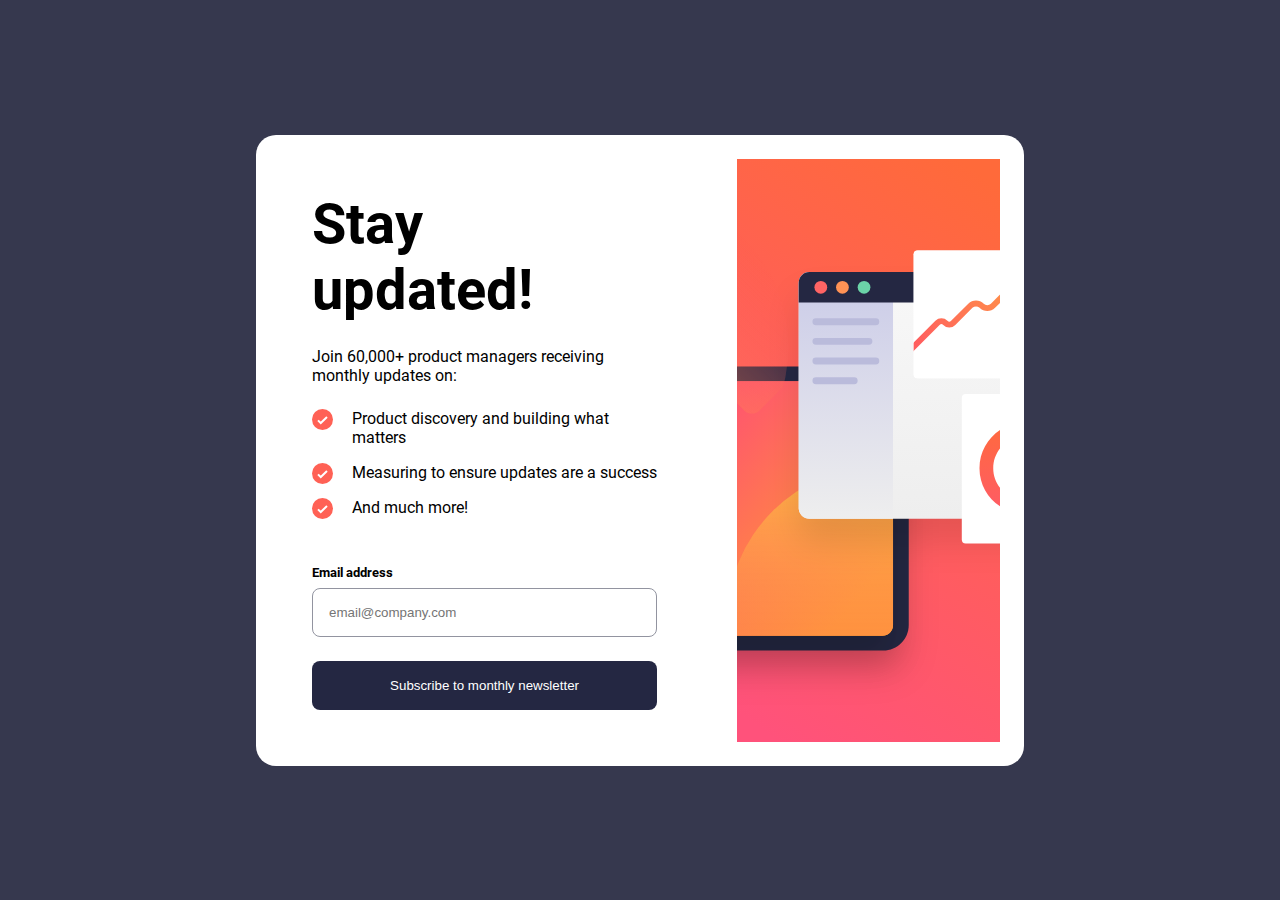
<file: index.html>
<!DOCTYPE html>
<html lang="en">
    <head>
        <meta charset="UTF-8" />
        <meta name="viewport" content="width=device-width, initial-scale=1.0" />
        <!-- displays site properly based on user's device -->

        <link
            rel="icon"
            type="image/png"
            sizes="32x32"
            href="./assets/images/favicon-32x32.png"
        />

        <link rel="stylesheet" href="style.css" />
        <script src="script.js" defer></script>

        <title>
            Frontend Mentor | Newsletter sign-up form with success message
        </title>
    </head>
    <body>
        <!-- Sign-up form start -->
        <main class="desktop-bg">
            <section aria-labelledby="signup-form" class="card">
                <div class="hero-container">
                    <img
                        src="assets/images/illustration-sign-up-mobile.svg"
                        alt="hero signup image"
                        class="hero"
                    />
                </div>
                <div class="container">
                    <h1 id="signup-form">Stay updated!</h1>
                    <p>
                        Join 60,000+ product managers receiving monthly updates
                        on:
                    </p>
                    <ul>
                        <li>Product discovery and building what matters</li>
                        <li>Measuring to ensure updates are a success</li>
                        <li>And much more!</li>
                    </ul>

                    <form id="form" aria-labelledby="email-form" novalidate>
                        <div class="email-label">
                            <label for="email">Email address</label>
                            <div
                                class="email-error-message"
                                aria-live="polite"
                            ></div>
                        </div>
                        <input
                            id="email"
                            name="email"
                            type="email"
                            placeholder="email@company.com"
                        />
                        <button type="submit">
                            Subscribe to monthly newsletter
                        </button>
                    </form>
                </div>
            </section>
        </main>
        <!-- Sign-up form end -->
    </body>
</html>
</file>
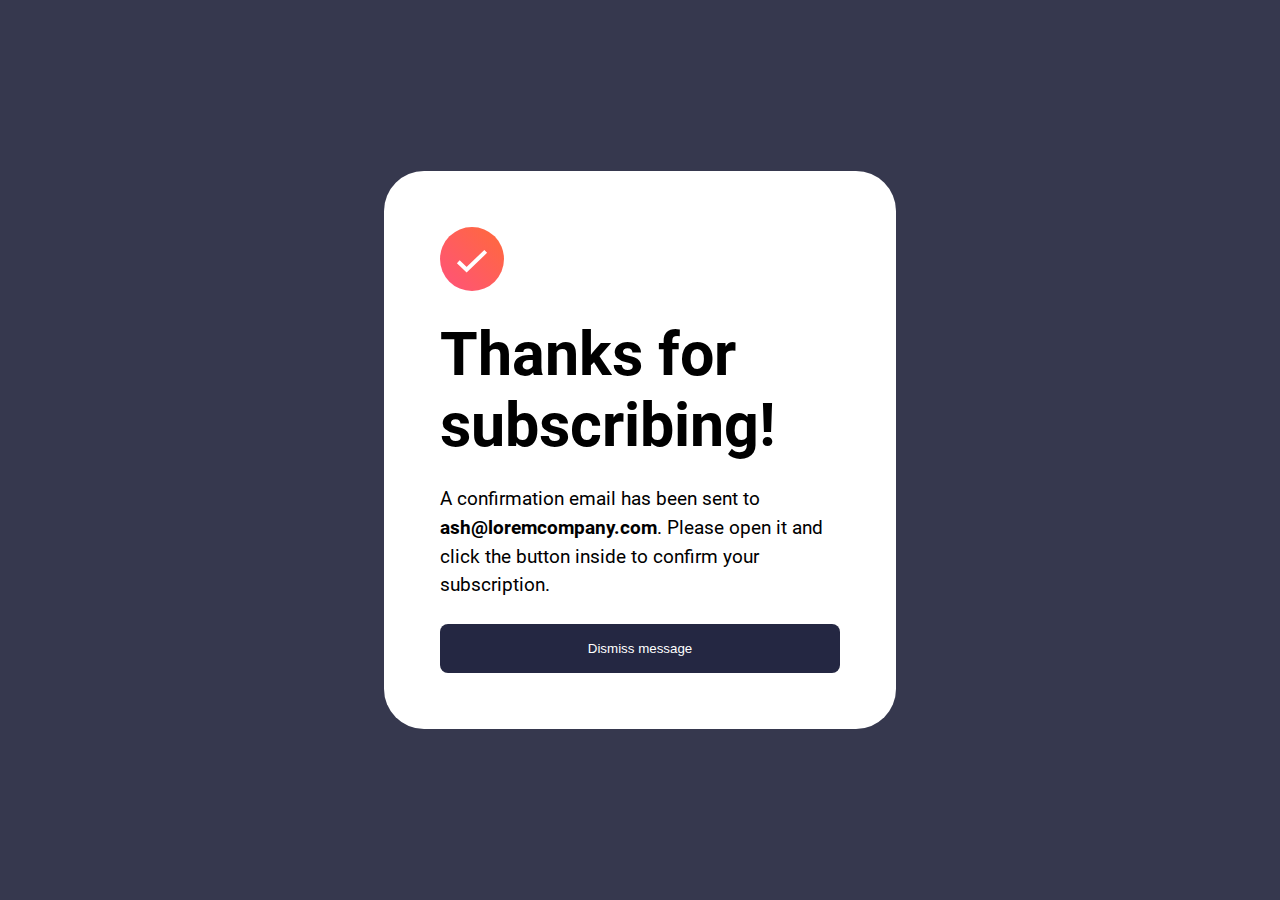
<file: success.html>
<!DOCTYPE html>
<html lang="en">
    <head>
        <meta charset="UTF-8" />
        <meta name="viewport" content="width=device-width, initial-scale=1.0" />
        <!-- displays site properly based on user's device -->

        <link
            rel="icon"
            type="image/png"
            sizes="32x32"
            href="./assets/images/favicon-32x32.png"
        />

        <link rel="stylesheet" href="style.css" />
        <script src="script.js" defer></script>

        <title>
            Frontend Mentor | Newsletter sign-up form with success message
        </title>
    </head>
    <body>
        <!-- Success message start -->
        <div class="desktop-bg">
            <section
                role="alert"
                aria-live="assertive"
                class="container success-container"
            >
                <div class="success-contents">
                    <img src="assets/images/icon-success.svg" />
                    <h1 id="success-message">Thanks for subscribing!</h1>
                    <p>
                        A confirmation email has been sent to
                        <span class="success-email">ash@loremcompany.com</span>.
                        Please open it and click the button inside to confirm
                        your subscription.
                    </p>
                </div>
                <button
                    type="button"
                    class="dismiss-btn"
                    aria-label="Dismiss message"
                >
                    Dismiss message
                </button>
            </section>
        </div>
        <!-- Success message end -->
    </body>
</html>
</file>
<file: style.css>
:root {
    --color-primary-tomato: hsl(4, 100%, 67%);

    --color-dark-slate-grey: hsl(234, 29%, 20%);
    --color-charcoal-grey: hsl(235, 18%, 26%);
    --color-grey: hsl(231, 7%, 60%);
    --color-white: hsl(0, 0%, 100%);

    --font-weight-400: 400;
    --font-weight-700: 700;
}
@font-face {
    font-family: "Roboto";
    src: url("assets/fonts/Roboto-Regular.ttf") format("truetype");
    font-weight: 400;
    font-style: normal;
}
@font-face {
    font-family: "Roboto";
    src: url("assets/fonts/Roboto-Bold.ttf") format("truetype");
    font-weight: 700;
    font-style: normal;
}
* {
    box-sizing: border-box;
    margin: 0;
    padding: 0;
}
html {
    font-size: 16px;
}
body {
    font-family: "Roboto", sans-serif;
    font-style: normal;
    font-weight: 400;
    height: 100vh;
}
.hero {
    width: 100%;
    height: auto;
    object-fit: contain;
}
.container {
    padding: 2rem 1.5rem;
}
h1 {
    font-size: 2rem;
    margin-bottom: 1.5rem;
}
p {
    margin-bottom: 1.5rem;
}
ul {
    list-style-type: none;
    margin-bottom: 2rem;
}
ul li {
    list-style: none;
    position: relative;
    padding-left: 2.5rem;
    padding-bottom: 1rem;
}
ul li:before {
    content: url("assets/images/icon-list.svg");
    position: absolute;
    left: 0;
    top: 0;
}
.email-label {
    display: flex;
    flex-direction: row;
    justify-content: space-between;
    align-items: center;
}
form label {
    display: block;
    font-size: 0.8rem;
    font-weight: var(--font-weight-700);
    margin-bottom: 0.5rem;
}
form input {
    width: 100%;
    padding: 1rem;
    color: var(--color-grey);
    border-radius: 8px;
    border: 1px solid var(--color-grey);
    margin-bottom: 1.5rem;
    cursor: pointer;
    outline: none;
}
form input:focus {
    border: 1px solid var(--color-dark-slate-grey);
}
.email-error-message {
    color: var(--color-primary-tomato);
    font-size: 0.8rem;
    font-weight: var(--font-weight-700);
}
button {
    width: 100%;
    background-color: var(--color-dark-slate-grey);
    color: var(--color-white);
    padding: 1rem;
    border-radius: 8px;
    border: 1px solid transparent;
    cursor: pointer;
    transition: background-image 0.3s ease-in-out;
}
button:hover {
    background-image: linear-gradient(
        to right,
        var(--color-primary-tomato),
        orange
    );
    box-shadow: 0 5px 10px 5px rgba(255, 98, 87, 0.2);
}

/* Success Page */
.success-container {
    display: flex;
    flex-direction: column;
    justify-content: space-between;
    height: 100vh;
}
.success-contents {
    margin-top: 5rem;
}
.success-container img {
    margin-bottom: 1.5rem;
}
.success-container p {
    line-height: 1.5rem;
}
.success-email {
    font-weight: var(--font-weight-700);
}
.dismiss-btn {
    width: 100%;
    margin-top: auto;
}

@media screen and (min-width: 768px) {
    .desktop-bg {
        background-color: var(--color-charcoal-grey);
        display: flex;
        justify-content: center;
        align-items: center;
        height: 100vh;
    }
    .card {
        background-color: var(--color-white);
        display: flex;
        flex-direction: row-reverse;
        border-radius: 20px;
        width: 60%;
        max-width: 1200px;
        max-height: 800px;
        overflow: hidden;
    }
    .hero-container {
        display: flex;
        justify-content: center;
        align-items: center;
        padding: 1.5rem;
        flex-grow: 1;
        flex-basis: 50%;
    }
    .hero {
        content: url("assets/images/illustration-sign-up-desktop.svg");
        width: 100%;
        height: 100%;
        object-fit: cover;
    }
    .container {
        display: flex;
        flex-direction: column;
        justify-content: center;
        padding: 3.5rem;
        flex-grow: auto;
    }
    h1 {
        font-size: 3.5rem;
    }

    /* Success Page */
    .success-container {
        background-color: var(--color-white);
        display: flex;
        border-radius: 40px;
        max-width: 40%;
        height: auto;
    }
    .success-contents {
        margin-top: 0;
        word-wrap: break-word;
        overflow-wrap: break-word;
        white-space: normal;
    }
    .success-contents h1 {
        font-size: 2.2rem;
    }
    .success-contents p {
        font-size: 1rem;
        line-height: 1.3;
    }
}

@media screen and (min-width: 1200px) {
    .success-contents h1 {
        font-size: 3.8rem;
    }
    .success-contents p {
        font-size: 1.2rem;
        line-height: 1.5;
    }
}
</file>
